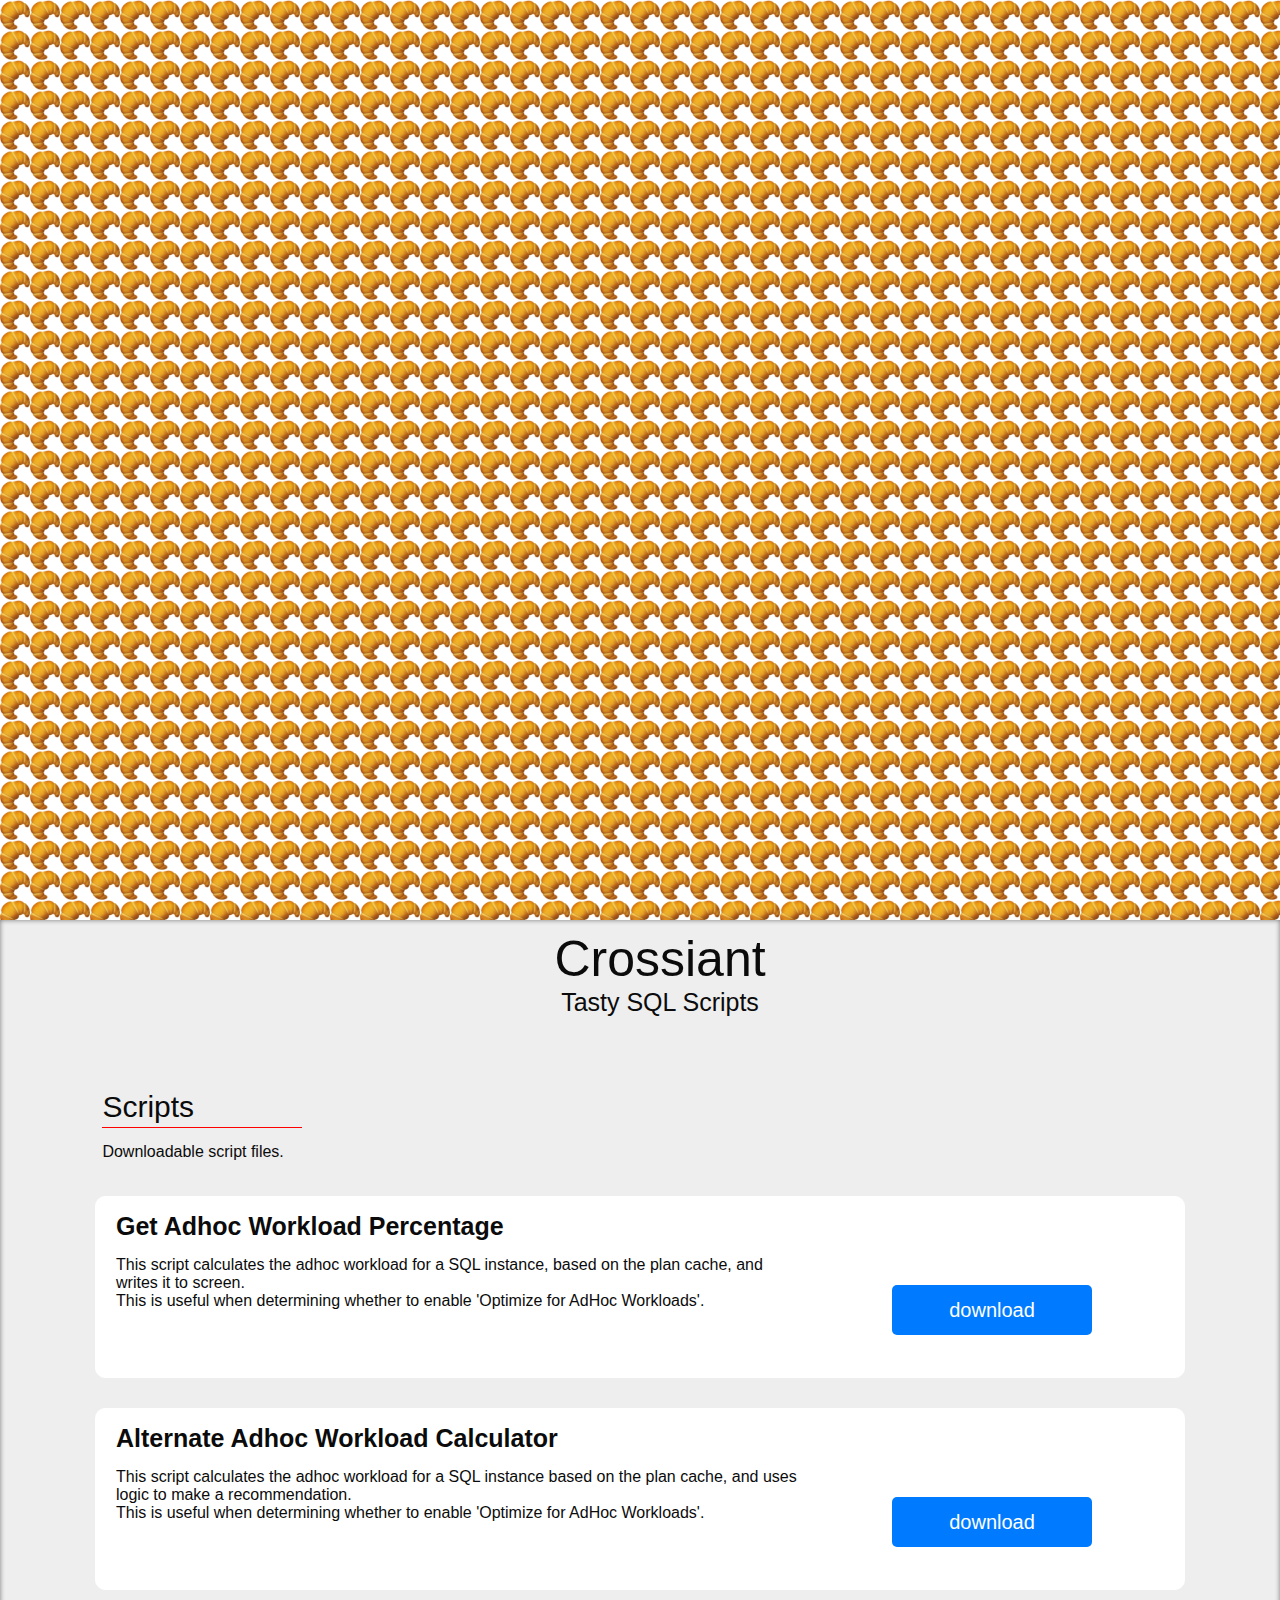
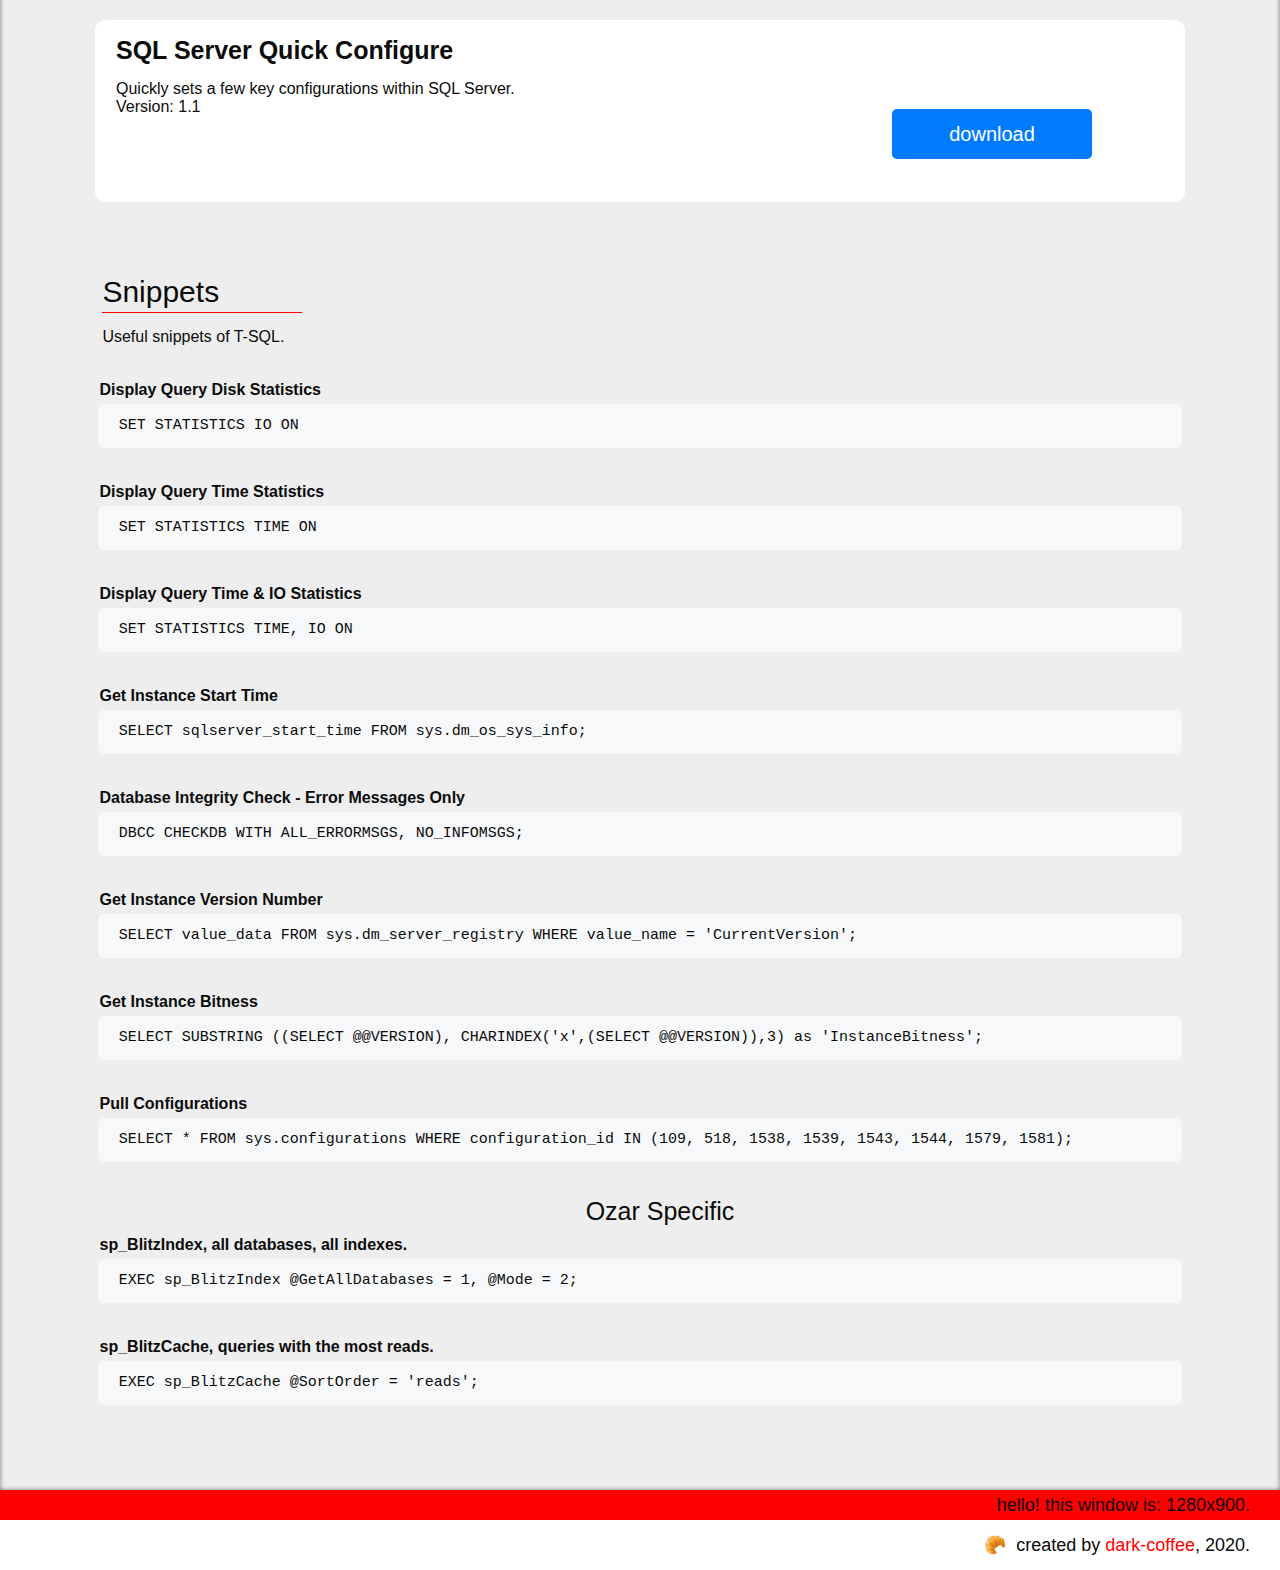
<file: index.html>
<!DOCTYPE html>
<html>
<head>
    <title>croissant</title>

    <!--favicons-->
    <link rel="shortcut icon" href="./favicon.ico"/>
    <link rel="apple-touch-icon" href="./apple-touch-icon.png"/>

    <!--css-->
    <link rel="stylesheet" type="text/css" href="style.css" />
    <meta name="viewport" content="width=device-width, initial-scale=1">

    <style>

    </style>
</head>
<body onresize="debugWindowSize();" onload="debugWindowSize();">
    <div class="pastry-box">
        <div class="croissant"></div>
    </div>

    <div class="drawer">

        <!--Section Title-->
        <div class="title">Crossiant</div>
        <div class="subtitle">Tasty SQL Scripts</div>

        <!--Script Boxes-->
        <div class="heading">Scripts</div>
        <div class="section-description">Downloadable script files.</div>

        <!--Adhoc Workload 1-->
        <div class="script-container">

            <div class="subtitle">Get Adhoc Workload Percentage</div>
            <div class="description">
                This script calculates the adhoc workload for a SQL instance, based on the plan cache, and writes it to screen.</br> 
                This is useful when determining whether to enable 'Optimize for AdHoc Workloads'.
            </div>
            <div class="button-container">
                <a class="dl-button" href="./scripts/AdhocQueryPercentageCheck.sql" download>download</a>
            </div>

        </div>


        <!--Adhoc Workload 2-->
        <div class="script-container">

            <div class="subtitle">Alternate Adhoc Workload Calculator</div>
            <div class="description">
                This script calculates the adhoc workload for a SQL instance based on the plan cache, and uses logic to make a recommendation.</br> 
                This is useful when determining whether to enable 'Optimize for AdHoc Workloads'.
            </div>
            <div class="button-container">
                <a class="dl-button" href="./scripts/AdhocQueryPercentageCheck2.sql" download>download</a>
            </div>

        </div>


        <!--SQL Server Quick Configure-->
        <div class="script-container">

            <div class="subtitle">SQL Server Quick Configure</div>
            <div class="description">
                Quickly sets a few key configurations within SQL Server.</br>
                Version: 1.1
            </div>
            <div class="button-container">
                <a class="dl-button" href="./scripts/SQLServer_QuickConfigure.sql" download>download</a>
            </div>

        </div>


        <!--Snippets-->
        <div class="heading">Snippets</div>
        <div class="section-description">Useful snippets of T-SQL.</div>
        <div class="snippet-container">
            <div class="snippet-description">Display Query Disk Statistics</div>
            <div class="snippet-code">SET STATISTICS IO ON</div>
        </div>

        <div class="snippet-container">
            <div class="snippet-description">Display Query Time Statistics</div>
            <div class="snippet-code">SET STATISTICS TIME ON</div>
        </div>

        <div class="snippet-container">
            <div class="snippet-description">Display Query Time & IO Statistics</div>
            <div class="snippet-code">SET STATISTICS TIME, IO ON</div>
        </div>

        <div class="snippet-container">
            <div class="snippet-description">Get Instance Start Time</div>
            <div class="snippet-code">SELECT sqlserver_start_time FROM sys.dm_os_sys_info;</div>
        </div>

        <div class="snippet-container">
            <div class="snippet-description">Database Integrity Check - Error Messages Only</div>
            <div class="snippet-code">DBCC CHECKDB WITH ALL_ERRORMSGS, NO_INFOMSGS;</div>
        </div>

        <div class="snippet-container">
            <div class="snippet-description">Get Instance Version Number</div>
            <div class="snippet-code">SELECT value_data FROM sys.dm_server_registry WHERE value_name = 'CurrentVersion';</div>
        </div>

        <div class="snippet-container">
            <div class="snippet-description">Get Instance Bitness</div>
            <div class="snippet-code">SELECT SUBSTRING ((SELECT @@VERSION), CHARINDEX('x',(SELECT @@VERSION)),3) as 'InstanceBitness';</div>
        </div>

        <div class="snippet-container">
            <div class="snippet-description">Pull Configurations</div>
            <div class="snippet-code">SELECT * FROM sys.configurations WHERE configuration_id IN (109, 518, 1538, 1539, 1543, 1544, 1579, 1581);</div>
        </div>
        

        <div class="subtitle">Ozar Specific</div>
        <div class="snippet-container">
            <div class="snippet-description">sp_BlitzIndex, all databases, all indexes.</div>
            <div class="snippet-code">EXEC sp_BlitzIndex @GetAllDatabases = 1, @Mode = 2;</div>
        </div>

        <div class="snippet-container">
            <div class="snippet-description">sp_BlitzCache, queries with the most reads.</div>
            <div class="snippet-code">EXEC sp_BlitzCache @SortOrder = 'reads';</div>
        </div>
        
    </div>

    <div class="debug-bar">
        <span id="debug-window-size" style="color: #0b0b0b;"></span><span style="margin-right: 30px;"></span>
    </div>

    <footer>
        <span>&#129360;&nbsp; created by <a style="text-decoration: none; color: var(--color2);" href="https://github.com/dark-coffee">dark-coffee</a>, 2020.</span><span style="margin-right: 30px;"></span>
    </footer>

    <script>
        //Debug: Window Size
        function debugWindowSize () {

            //Define Variables
            var debugWindowWidth = window.innerWidth;
            var debugWindowHeight = window.innerHeight;
            var debugWindowDisplay = document.getElementById("debug-window-size");

            //Write Size to Screen
            debugWindowDisplay.innerHTML = "hello! this window is: " + debugWindowWidth + "x" + debugWindowHeight + ".";

        };
    </script>
</body>
</html>
</file>
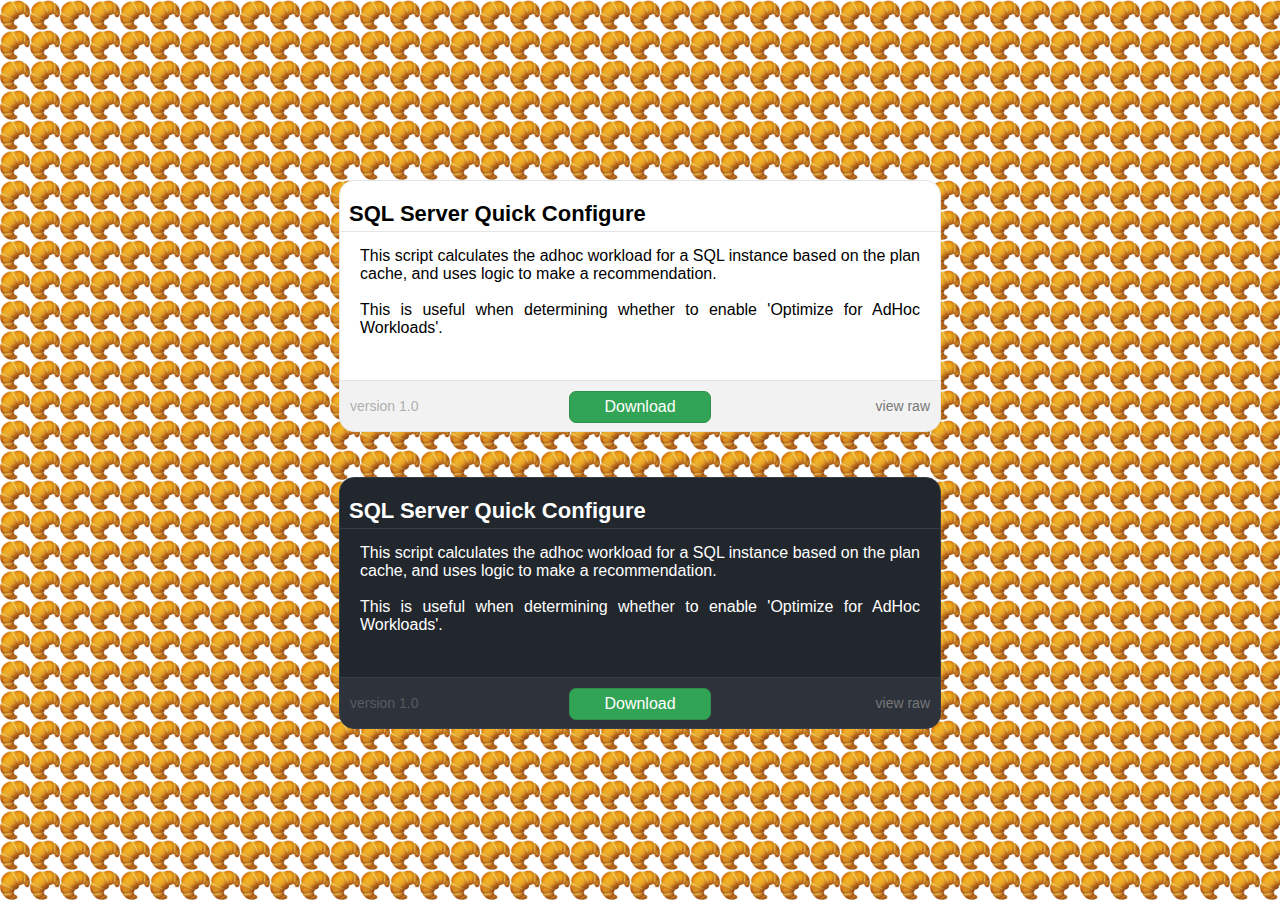
<file: croissant-dev.html>
<!doctype html>
<html>
<head>

    <meta name="viewport" content="width=device-width, initial-scale=1">
    <style>
        body{
            overflow-x: hidden;
            font-family: -apple-system, BlinkMacSystemFont, 'Segoe UI', Roboto, Oxygen, Ubuntu, Cantarell, 'Open Sans', 'Helvetica Neue', sans-serif;
        }
        .container{
            height: 100vh;
            width: 100vw;
            position: absolute;
            top: 0px;
            left: 0px;
            margin: 0;
            padding: 0;
            /*background: repeating-linear-gradient(-55deg,#222,#222 50px,#333 50px,#333 100px);*/
            background-image: url('./croissant.png');
            background-size: 30px;
            background-repeat: repeat;
            background-color: #ffffff;
        }

        .code-download{

            /* Positions */
            position: relative;

            /* Dimensions */
            height: 250px;
            min-width: 400px;
            max-width: 600px;

            /* Display */
            display: block;

            /* Margins & Padding */
            margin-top: 20vh;
            margin-left: auto;
            margin-right: auto;

            /* Borders */
            border: 1px solid rgb(229,229,229);
            border-radius: 15px;

            /* Background */
            background-color:white;

        }

        .code-title-area{

            /* Positions */
            position:absolute;
            top: 0px;
            left:0px;

            /* Dimensions */
            height: 50px;
            width: 98.5%;

            /* Margins & Padding */
            padding-left: 1.5%;

            /* Borders */
            border-bottom: 1px solid rgb(229,229,229);

            /* Font & Text */
            font-size: 22px;
            font-weight: bold;
            line-height: 65px;

        }

        .code-description-area{

            /* Positions */
            position: absolute;
            top: 50px;
            left: 0px;

            /* Margins & Padding */
            padding-left: 20px;
            padding-right: 20px;

            /* Font & Text */
            font-weight: 200;
            text-align: justify;

        }

        .code-version-tag-area{
            
            /* Positions */
            position:absolute;
            bottom: 0px;
            left:0px;

            /* Dimensions */
            height: 50px;
            width: 22%;

            /* Display */
            display: inline-block;

            /* Margins & Padding */
            margin-left: 0px;
            margin-right: 0px;

            /* Borders */
            border-top: 1px solid rgb(229,229,229);

            /* Font & Text */
            font-size: 14px;
            font-weight: lighter;
            line-height: 50px;
            color: rgb(119,119,119);
            
        }

        .code-download-area{

            /* Positions */
            position:absolute;
            bottom: 0px;
            right:0px;

            /* Dimensions */
            height: 50px;
            width: 100%;
            
            /* Borders */
            border-top: 1px solid rgb(229,229,229);
            border-bottom-left-radius: 13px;
            border-bottom-right-radius: 13px;

            /* Font & Text */
            text-align: center;

            /* Background */
            background-color: rgba(229,229,229,0.5);           
            
        }

        .code-download-button{

            /* Dimensions */
            height: 30px;
            width: 140px;

            /* Display */
            display: inline-block;

            /* Margins & Padding */
            margin-top: 10px;
            margin-left: auto;
            margin-right: auto;

            /* Borders */
            border: 1px solid rgb(47,145,77);
            border-radius: 7px;

            /* Font & Text */
            color: #fff;
            line-height: 30px;
            text-align: center;            
            
            /* Background */
            background-color: rgb(50,164,85);

            /* Modifiers */
            user-select: none;
            -webkit-user-select: none;
            cursor: pointer;

        }

        .code-download-button:hover{

            /* Background */
            background-color: rgb(47,145,77);

            /* Shadow */
            box-shadow: 0px 2px 5px rgba(0,0,0,0.2);

        }

        .code-raw-tag-area{

            /* Positions */
            position:absolute;
            bottom: 0px;
            right:0px;

            /* Dimensions */
            height: 50px;
            width: 22%;

            /* Display */
            display: inline-block;

            /* Margins & Padding */
            margin-left: 0px;
            margin-right: 0px;

            /* Borders */
            border-top: 1px solid rgb(229,229,229);

            /* Font & Text */
            color: rgb(119,119,119);
            font-size: 14px;
            font-weight: lighter;
            line-height: 50px;
            text-align: right;

        }

        /* DARK STYLE */
        .code-download-dark{

            /* Positions */
            position: relative;

            /* Dimensions */
            height: 250px;
            min-width: 400px;
            max-width: 600px;

            /* Display */
            display: block;

            /* Margins & Padding */
            margin-top: 5vh;
            margin-left: auto;
            margin-right: auto;

            /* Borders */
            border: 1px solid rgb(55,62,71);
            border-radius: 15px;

            /* Font & Text */
            color: #ffffff;

            /* Background */
            background-color: rgb(34,39,46);

        }

        .code-title-area-dark{

            /* Positions */
            position:absolute;
            top: 0px;
            left:0px;

            /* Dimensions */
            height: 50px;
            width: 98.5%;

            /* Margins & Padding */
            padding-left: 1.5%;

            /* Borders */
            border-bottom: 1px solid rgb(55,62,71);

            /* Font & Text */
            font-size: 22px;
            font-weight: bold;
            line-height: 65px;

        }

        .code-description-area-dark{

            /* Positions */
            position: absolute;
            top: 50px;
            left: 0px;

            /* Margins & Padding */
            padding-left: 20px;
            padding-right: 20px;

            /* Font & Text */
            font-weight: 200;
            text-align: justify;

        }

        .code-version-tag-area-dark{

            /* Positions */
            position:absolute;
            bottom: 0px;
            left:0px;

            /* Dimensions */
            height: 50px;
            width: 22%;

            /* Display */
            display: inline-block;

            /* Margins & Padding */
            margin-left: 0px;
            margin-right: 0px;

            /* Borders */
            border-top: 1px solid rgb(55,62,71);

            /* Font & Text */
            font-size: 14px;
            font-weight: lighter;
            line-height: 50px;
            color: rgb(119,119,119);

        }

        .code-download-area-dark{

            /* Positions */
            position:absolute;
            bottom: 0px;
            right:0px;

            /* Dimensions */
            height: 50px;
            width: 100%;

            /* Borders */
            border-top: 1px solid rgb(55,62,71);
            border-bottom-left-radius: 13px;
            border-bottom-right-radius: 13px;

            /* Font & Text */
            text-align: center;

            /* Background */
            background-color: rgba(55,62,71,0.5);           

        }

        .code-download-button-dark{

            /* Dimensions */
            height: 30px;
            width: 140px;

            /* Display */
            display: inline-block;

            /* Margins & Padding */
            margin-top: 10px;
            margin-left: auto;
            margin-right: auto;

            /* Borders */
            border: 1px solid rgb(47,145,77);
            border-radius: 7px;

            /* Font & Text */
            color: #fff;
            line-height: 30px;
            text-align: center;            

            /* Background */
            background-color: rgb(50,164,85);

            /* Modifiers */
            user-select: none;
            -webkit-user-select: none;
            cursor: pointer;

        }

        .code-download-button-dark:hover{

            /* Background */
            background-color: rgb(47,145,77);

            /* Shadow */
            box-shadow: 0px 2px 5px rgba(0,0,0,0.2);

        }

        .code-raw-tag-area-dark{

            /* Positions */
            position:absolute;
            bottom: 0px;
            right:0px;

            /* Dimensions */
            height: 50px;
            width: 22%;

            /* Display */
            display: inline-block;

            /* Margins & Padding */
            margin-left: 0px;
            margin-right: 0px;

            /* Borders */
            border-top: 1px solid rgb(55,62,71);

            /* Font & Text */
            color: rgb(119,119,119);
            font-size: 14px;
            font-weight: lighter;
            line-height: 50px;
            text-align: right;

        }
    </style>
</head>
<body>
    <div class="container">
        <div class="code-download">
            <div class="code-title-area">SQL Server Quick Configure</div>
            <div class="code-description-area">
                <p>
                    This script calculates the adhoc workload for a SQL instance based on the plan cache, and uses logic to make a recommendation.
                </br>
                </br>
                    This is useful when determining whether to enable 'Optimize for AdHoc Workloads'.
                </p>
            </div>
            <div class="code-version-tag-area"><span style="margin-left: 10px;"></span>version 1.0</div>
            <div class="code-download-area">
                <div class="code-download-button">
                    <div class="code-download-image"></div>
                    <div class="code-download-text">Download</div>
                </div>
            </div>
            <div class="code-raw-tag-area">
                view raw<span style="margin-right: 10px;"></span>
            </div>
        </div>

        <!--Dark-->
        <div class="code-download-dark">
            <div class="code-title-area-dark">SQL Server Quick Configure</div>
            <div class="code-description-area-dark">
                <p>
                    This script calculates the adhoc workload for a SQL instance based on the plan cache, and uses logic to make a recommendation.
                </br>
                </br>
                    This is useful when determining whether to enable 'Optimize for AdHoc Workloads'.
                </p>
            </div>
            <div class="code-version-tag-area-dark"><span style="margin-left: 10px;"></span>version 1.0</div>
            <div class="code-download-area-dark">
                <div class="code-download-button-dark">
                    <div class="code-download-image-dark"></div>
                    <div class="code-download-text-dark">Download</div>
                </div>
            </div>
            <div class="code-raw-tag-area-dark">
                view raw<span style="margin-right: 10px;"></span>
            </div>
        </div>
    </div>
</body>
</html>
</file>
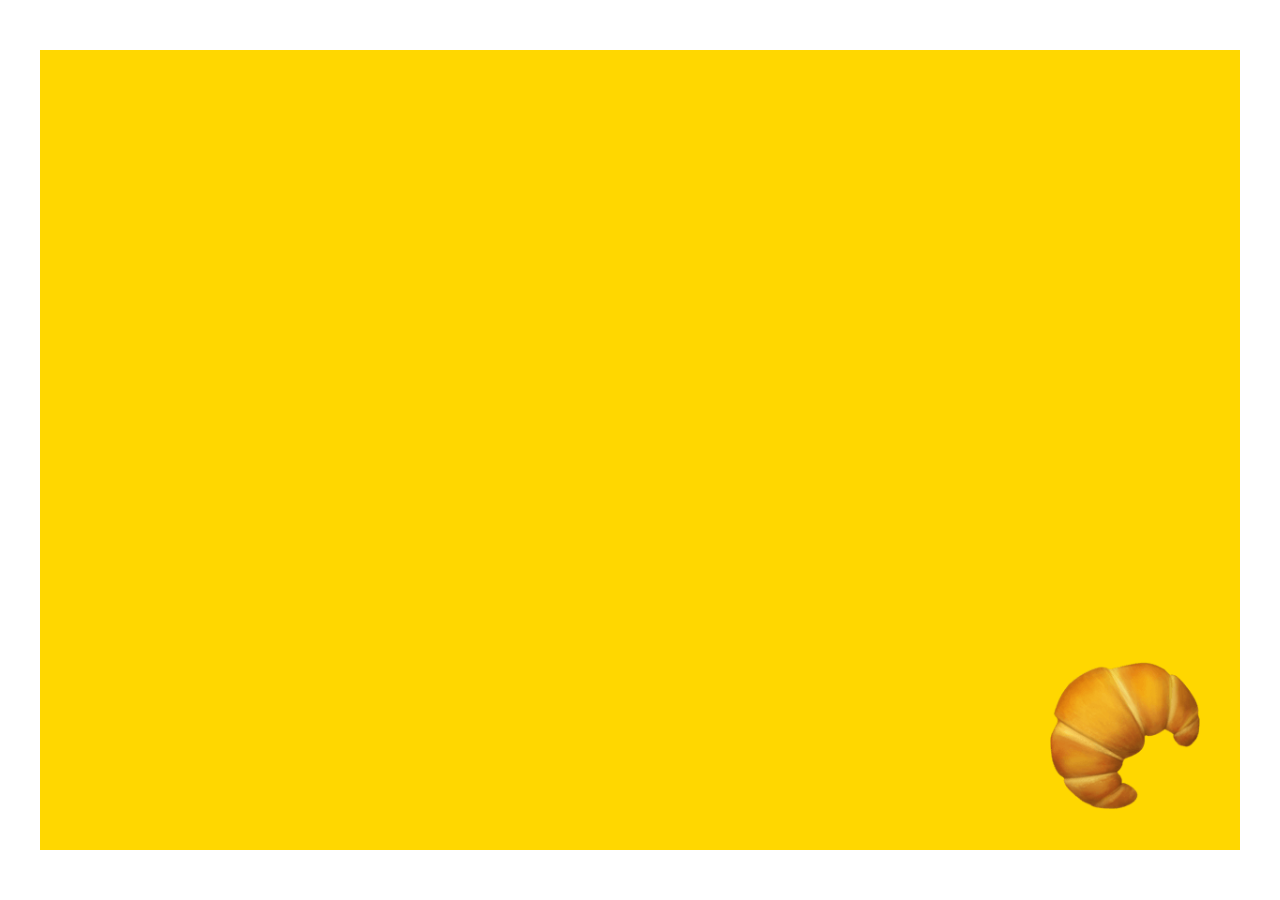
<file: terminalbg.html>
<!doctype html>
<html>
<head>
    <style>
        .terminal-bg{
            height: 800px;
            width: 1200px;
            background-color: gold;
            margin-top: 50px;
            margin-bottom: auto;
            margin-left: auto;
            margin-right: auto;
            position: relative;
        }
        .terminal-icon{
            background-image: url('./croissant.png');
            background-size: contain;
            height: 150px;
            width: 150px;
            position: absolute;
            bottom: 40px;
            right: 40px;
        }
    </style>
</head>
<body>
    <div class="terminal-bg">
        <div class="terminal-icon"></div>
    </div>
</body>
</html>
</file>
<file: style.css>
/* crossiant style */


/* Entire Document */
html{
    
    /* Hide Any Overflow */
    overflow-x: hidden;

    /* Prevent Highlighting */
    user-select: none;
    -webkit-user-select: none;

    /* Force Cursor */
    cursor: default;
}


/* Device Mode Themes*/
:root {
    color-scheme: light dark;
}

/* Light Mode */
@media (prefers-color-scheme: light) {
    :root {
        /* Font & Text */
        --color: #0b0b0b;
        --color2: red;

        /* Background */
        --background: #ffffff;
        --background2: #eeeeee;
        --backgroundCode: rgb(246, 248, 250);

        /* Shadow */
        --shadow: rgba(0,0,0,0.5);
    }
}

/* Dark Mode */
@media (prefers-color-scheme: dark) {
    :root {
        /* Font & Text */
        --color: #ffffff;
        --color2: gold;
        
        /* Background */
        --background: #0b0b0b;
        --background2: #1b1b1b;
        --backgroundCode: rgb(48, 49, 51);

        /* Shadow */
        --shadow: rgba(0,0,0,0.1);
    }
}


/* Mobile */
@media only screen and (min-width: 414px) {

    /* Croissant */
    .croissant{
        /* Margins & Padding */
        margin-top: 30vh;
        margin-left: auto;
        margin-bottom: 10vh;
        margin-right: auto;
    }

    .title, .subtitle {
        width: 100vw;
        text-align: center;
        /* Margins & Padding */
        margin-left: 0px;
    }

    .script-container .subtitle{
        text-align: left;
        width: 100%;
    }

    .dl-button{
        /* Dimensions */
        height: 50px;
        width: 200px;
    
        /* Margins & Padding */
        margin-top: 12.5px;
        margin-left: auto;
        margin-right: auto;

        /* Display */
        display: block;
        
        /* Background */
        background-color: #007BFF;
        border-radius:5px;
        cursor:pointer;

        /* Font & Text */
        color:#ffffff;
        font-size:20px;
        font-weight: 200;
        text-decoration:none;
        line-height: 50px;
        text-align: center;

        /* Animation */
        -webkit-transition: background-color 1.0s;
        transition: background-color 1.0s;

    }


    .dl-button:hover{

        /* Background */
        background-color: #0069D9;

        /* Animation */
        -webkit-transition: background-color 0.5s;
        transition: background-color 0.5s;

    }

    .description{

        /* Dimensions */
        min-height:60%;
        max-height: fit-content;
        width: 90%;
    
        /* Margins & Padding */
        margin-top: 15px;
        margin-left: 20px;
        padding-bottom: 15px;
        
        /* Font & Text */
        word-wrap: normal;

        /* Display */
        display: block;
    }

    .button-container{
        /* Dimensions */
        height: 75px;
        width: 100%;
        
        /* Margins & Padding */
        margin-top: 20px;

        /* Display */
        display: block;

    }
    
}


/* Desktop */
@media only screen and (min-width: 771px) {

    /* Croissant */
    .croissant{
        /* Margins & Padding */
        margin-top:40vh;
        margin-left: auto;
        margin-right: auto;
    }

    .title, .subtitle {
        /* Margins & Padding */
        margin-left: 20px;
    }

    /* Download Buttons */
    .dl-button{

        /* Dimensions */
        height: 50px;
        width: 200px;

        /* Margins & Padding */
        margin-top: 7.5vh;
        margin-left: auto;
        margin-right: auto;

        /* Display */
        display: block;
        
        /* Background */
        background-color: #007BFF;
        border-radius:5px;
        cursor:pointer;

        /* Font & Text */
        color:#ffffff;
        font-size:20px;
        font-weight: 200;
        text-decoration:none;
        line-height: 50px;
        text-align: center;

        /* Animation */
        -webkit-transition: background-color 1.0s;
        transition: background-color 1.0s;

    }


    .dl-button:hover{

        /* Background */
        background-color: #0069D9;

        /* Animation */
        -webkit-transition: background-color 0.5s;
        transition: background-color 0.5s;

    }

    .description{

        /* Dimensions */
        min-height:60%;
        max-height: fit-content;
        width:54vw;
    
        /* Margins & Padding */
        margin-top: 15px;
        margin-left: 20px;
        padding-bottom: 15px;
        
        /* Font & Text */
        word-wrap: normal;
        
    }

    .button-container{

        /* Positions */
        position: absolute;
        top: 0px;
        right: 0px;
    
        /* Dimensions */
        height: 100%;
        width: 30vw;
        
    }

}


/* Both Mobile & Desktop */
/* Body */
body{

    /* Margins & Padding */
    margin:0;
    padding:0;

    /* Background */
    background-color: var(--background);
    background-image: url('./croissant.png');
    background-size: 30px;
    background-repeat: repeat;
    
    /* Font & Text */
    color: var(--color);
    font-family: -apple-system, BlinkMacSystemFont, 'Segoe UI', Roboto, Oxygen, Ubuntu, Cantarell, 'Open Sans', 'Helvetica Neue', sans-serif;
    font-weight: 300;

}


/* Main View Element */
.croissant{

    /* Dimensions */
    height: 200px;
    width: 200px;

    /* Background */
    /*background-image: url('./croissant.png');*/
    background-position: center;
    background-size: cover;
    background-repeat: no-repeat;

}


/* Script Container */
.drawer{

    /* Position */
    position: relative;

    /* Dimensions */
    height: auto;
    width: 100vw;

    /* Margin & Padding */
    margin-top:40vh;
    padding-bottom: 50px;

    /* Background */
    background-color: var(--background2);

    /* Shadow */
    box-shadow: inset 0px 0px 5px 0px var(--shadow);
    
}


/* Text Elements */
.title{

    /* Margins & Padding */
    padding-top: 10px;

    /* Font & Text */
    font-size: 50px;
    font-weight: 100;

}


.subtitle{

    /* Font & Text */
    font-size: 25px;
    font-weight: 300;

}


.script-container{

    /* Position */
    position: relative;

    /* Dimensions */
    min-height: 20vh;
    max-height: fit-content;
    width: 85vw;

    /* Margins & Padding */
    margin-left: auto;
    margin-bottom: 30px;
    margin-right: auto;

    /* Background */
    background-color: var(--background);
    
    /* Borders */
    border: 1px solid var(--background);
    border-radius: 10px;

}


.script-container .subtitle{

    /* Margins & Padding */
    margin-top: 15px;
    margin-left: 20px;

    /* Font & Text */
    font-weight: 600;

}


.heading{

    /* Dimensions */
    width: 200px;

    /* Margins & Padding */
    margin-top: 70px;
    margin-bottom: 0px;
    margin-left: 8vw;

    /* Borders */
    border-bottom: 1.2px solid var(--color2);

    /* Font & Text */
    font-size: 30px;
    font-weight: 100;
    line-height: 40px;

}

.section-description{
    /* Dimensions */
    width: 50vw;

    /* Margins & Padding */
    margin-top: 15px;
    margin-bottom: 35px;
    margin-left: 8vw;
}


.snippet-container{
    margin-top: 10px;
    margin-bottom: 35px;
}


.snippet-description{
    /* Dimensions */
    width: 85vw;

    /* Margins & Padding */
    margin-left: auto;
    margin-bottom:5px;
    margin-right: auto;
    padding-left: 7px;

    /* Font & Text */
    font-weight: bold;
}


.snippet-code{

    /* Position */
    position: relative;

    /* Dimensions */
    min-height: 42px;
    max-height: fit-content;
    width: 83vw;

    /* Margins & Padding */
    margin-left: auto;
    margin-bottom: 20px;
    margin-right: auto;
    padding-left: 20px;

    /* Background */
    background-color: var(--backgroundCode);
    
    /* Borders */
    border: 1px solid var(--backgroundCode);
    border-radius: 5px;

    /* Font & Text */
    font-family: monospace;
    line-height: 42px;
    font-size: 15px;
    font-weight: 100;

    cursor:text;
    user-select: text;
    -webkit-user-select: text;
}


/* Debug Bar */
.debug-bar{
    /* Dimensions */
    height: 30px;
    width: 100vw;

    /* Background */
    background-color: var(--color2);

    /* Font & Text */
    line-height: 30px;
    font-size: 18px;
    font-weight: 100;
    text-align: right;
}


/* Footer */
footer{

    /* Dimensions */
    height: 50px;
    width: 100vw;

    /* Font & Text */
    line-height: 50px;
    font-size: 18px;
    font-weight: 100;
    text-align: right;

    /* Background */
    background-color: var(--background);
    
}
</file>
